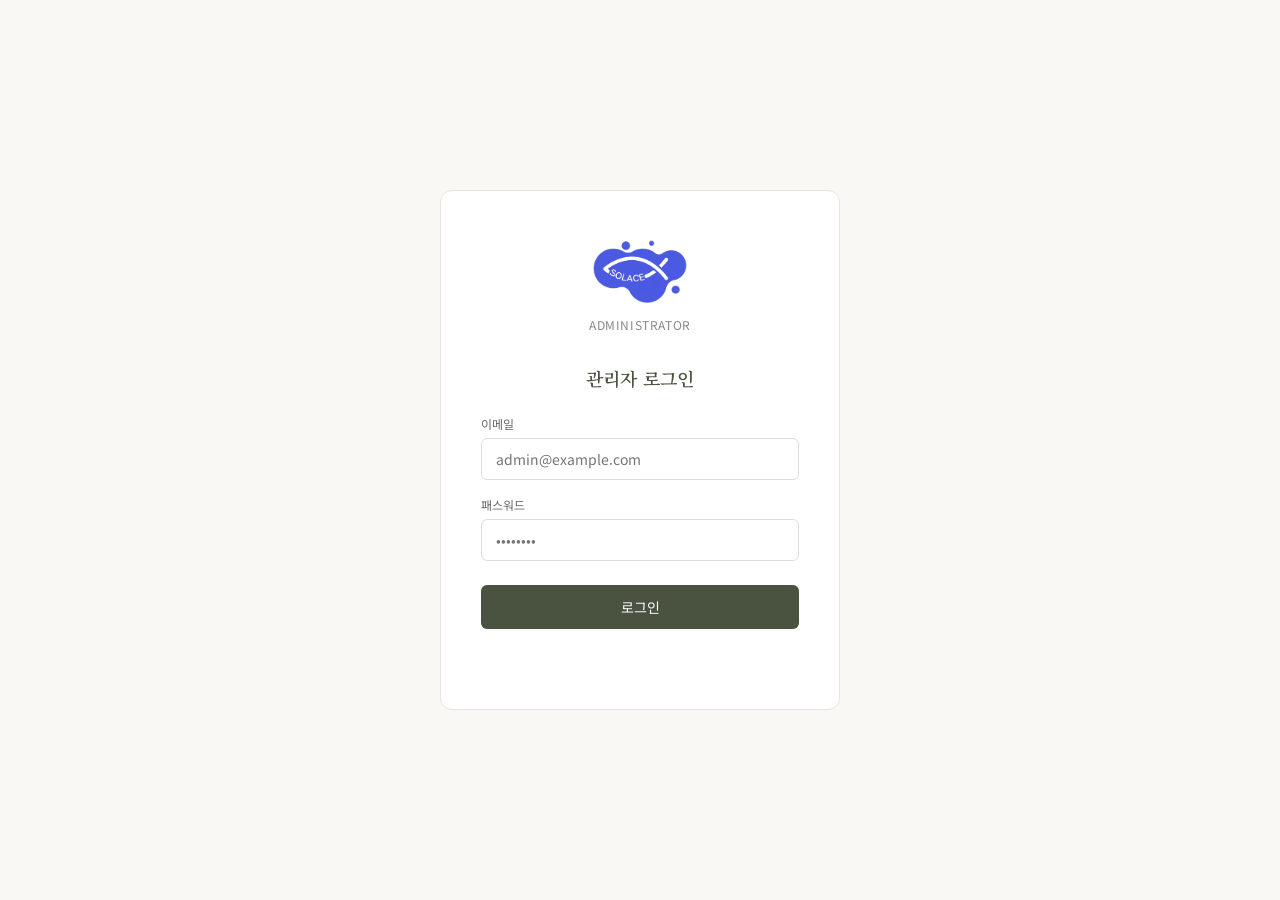
<file: Web/admin.html>
<!DOCTYPE html>
<html lang="ko">
<head>
  <meta charset="UTF-8" />
  <meta name="viewport" content="width=device-width, initial-scale=1.0" />
  <title>ICHTHYS SOLACE — 관리자</title>
  <link rel="icon" type="image/png" href="img/logo.png" />
  <link rel="preconnect" href="https://fonts.googleapis.com" />
  <link rel="preconnect" href="https://fonts.gstatic.com" crossorigin />
  <link href="https://fonts.googleapis.com/css2?family=Playfair+Display:ital,wght@0,400;0,700;1,400&family=Noto+Serif+KR:wght@300;400;600;700&family=Noto+Sans+KR:wght@300;400;500&display=swap" rel="stylesheet" />
  <style>
    *, *::before, *::after { box-sizing: border-box; margin: 0; padding: 0; }
    body { font-family: 'Noto Sans KR', sans-serif; background: #f4f3ef; color: #1a1a1a; min-height: 100vh; }

    /* ── 로그인 ── */
    #login-screen {
      min-height: 100vh;
      display: flex;
      align-items: center;
      justify-content: center;
      background: #faf8f5;
    }
    .login-box {
      width: 100%;
      max-width: 400px;
      padding: 48px 40px;
      background: #fff;
      border: 1px solid #e8e4dc;
      border-radius: 12px;
    }
    .login-logo {
      text-align: center;
      margin-bottom: 32px;
    }
    .login-logo img { height: 64px; }
    .login-logo p { font-size: 12px; color: #888; margin-top: 8px; letter-spacing: 0.05em; }
    .login-title {
      font-family: 'Noto Serif KR', serif;
      font-size: 18px;
      font-weight: 600;
      color: #4a5240;
      margin-bottom: 24px;
      text-align: center;
    }
    .form-group { margin-bottom: 16px; }
    .form-group label { display: block; font-size: 12px; color: #666; margin-bottom: 6px; }
    .form-group input {
      width: 100%;
      padding: 10px 14px;
      border: 1px solid #ddd;
      border-radius: 6px;
      font-size: 14px;
      font-family: inherit;
      outline: none;
      transition: border 0.2s;
    }
    .form-group input:focus { border-color: #4a5240; }
    .btn-primary {
      width: 100%;
      padding: 12px;
      background: #4a5240;
      color: #fff;
      border: none;
      border-radius: 6px;
      font-size: 14px;
      font-family: inherit;
      cursor: pointer;
      margin-top: 8px;
      transition: background 0.2s;
    }
    .btn-primary:hover { background: #3a4132; }
    .btn-primary:disabled { background: #aaa; cursor: not-allowed; }
    .login-error {
      color: #c0392b;
      font-size: 13px;
      margin-top: 12px;
      text-align: center;
      min-height: 20px;
    }
    .login-hint {
      font-size: 12px;
      color: #888;
      text-align: center;
      margin-top: 16px;
      line-height: 1.6;
    }

    /* ── 대시보드 ── */
    #dashboard { display: none; min-height: 100vh; }
    .admin-header {
      background: #4a5240;
      color: #fff;
      padding: 0 32px;
      height: 56px;
      display: flex;
      align-items: center;
      justify-content: space-between;
    }
    .admin-header-left { display: flex; align-items: center; gap: 12px; }
    .admin-header-left img { height: 32px; }
    .admin-header-title { font-family: 'Noto Serif KR', serif; font-size: 14px; letter-spacing: 0.05em; }
    .admin-user-info { font-size: 13px; color: rgba(255,255,255,0.8); display: flex; align-items: center; gap: 16px; }
    .btn-logout {
      padding: 6px 14px;
      background: rgba(255,255,255,0.15);
      border: 1px solid rgba(255,255,255,0.3);
      color: #fff;
      border-radius: 4px;
      font-size: 12px;
      cursor: pointer;
      font-family: inherit;
    }
    .btn-logout:hover { background: rgba(255,255,255,0.25); }

    .admin-body { display: flex; min-height: calc(100vh - 56px); }

    /* 사이드바 */
    .admin-sidebar {
      width: 200px;
      background: #fff;
      border-right: 1px solid #e8e4dc;
      padding: 24px 0;
      flex-shrink: 0;
    }
    .sidebar-section { padding: 0 16px; margin-bottom: 8px; }
    .sidebar-label { font-size: 10px; color: #aaa; letter-spacing: 0.1em; padding: 0 8px; margin-bottom: 4px; }
    .sidebar-btn {
      display: block;
      width: 100%;
      text-align: left;
      padding: 10px 12px;
      border: none;
      background: none;
      font-size: 13px;
      font-family: inherit;
      color: #555;
      border-radius: 6px;
      cursor: pointer;
      transition: background 0.15s;
    }
    .sidebar-btn:hover { background: #f4f3ef; color: #1a1a1a; }
    .sidebar-btn.active { background: #eef0e8; color: #4a5240; font-weight: 500; }
    .sidebar-divider { border: none; border-top: 1px solid #eee; margin: 12px 16px; }

    /* 메인 콘텐츠 */
    .admin-main { flex: 1; padding: 32px; overflow-y: auto; }
    .admin-panel { display: none; }
    .admin-panel.active { display: block; }

    .panel-header {
      display: flex;
      align-items: center;
      justify-content: space-between;
      margin-bottom: 24px;
    }
    .panel-header h2 { font-family: 'Noto Serif KR', serif; font-size: 20px; color: #4a5240; }
    .btn-add {
      padding: 8px 18px;
      background: #4a5240;
      color: #fff;
      border: none;
      border-radius: 6px;
      font-size: 13px;
      font-family: inherit;
      cursor: pointer;
    }
    .btn-add:hover { background: #3a4132; }

    /* 폼 모달 */
    .modal-overlay {
      display: none;
      position: fixed;
      inset: 0;
      background: rgba(0,0,0,0.4);
      z-index: 500;
      align-items: center;
      justify-content: center;
    }
    .modal-overlay.open { display: flex; }
    .modal-box {
      background: #fff;
      border-radius: 12px;
      padding: 32px;
      width: 100%;
      max-width: 520px;
      max-height: 90vh;
      overflow-y: auto;
    }
    .modal-title {
      font-family: 'Noto Serif KR', serif;
      font-size: 16px;
      color: #4a5240;
      margin-bottom: 20px;
    }
    .modal-actions { display: flex; gap: 8px; justify-content: flex-end; margin-top: 20px; }
    .btn-cancel {
      padding: 8px 18px;
      background: #f4f3ef;
      border: 1px solid #ddd;
      border-radius: 6px;
      font-size: 13px;
      font-family: inherit;
      cursor: pointer;
    }
    .btn-save {
      padding: 8px 18px;
      background: #4a5240;
      color: #fff;
      border: none;
      border-radius: 6px;
      font-size: 13px;
      font-family: inherit;
      cursor: pointer;
    }
    .btn-save:hover { background: #3a4132; }
    textarea {
      width: 100%;
      padding: 10px 14px;
      border: 1px solid #ddd;
      border-radius: 6px;
      font-size: 14px;
      font-family: inherit;
      resize: vertical;
      min-height: 120px;
      outline: none;
    }
    textarea:focus { border-color: #4a5240; }

    /* 게시물 테이블 */
    .post-table { width: 100%; border-collapse: collapse; background: #fff; border-radius: 8px; overflow: hidden; border: 1px solid #e8e4dc; }
    .post-table th { background: #f4f3ef; padding: 12px 16px; text-align: left; font-size: 12px; color: #666; font-weight: 500; }
    .post-table td { padding: 12px 16px; border-top: 1px solid #f0ece4; font-size: 13px; vertical-align: middle; }
    .post-table tr:hover td { background: #faf8f5; }
    .post-title-cell { max-width: 280px; }
    .post-title-text { white-space: nowrap; overflow: hidden; text-overflow: ellipsis; max-width: 260px; display: block; }
    .post-date { color: #888; font-size: 12px; white-space: nowrap; }
    .btn-edit, .btn-delete {
      padding: 4px 10px;
      border-radius: 4px;
      font-size: 12px;
      font-family: inherit;
      cursor: pointer;
      border: 1px solid;
    }
    .btn-edit { background: #fff; border-color: #4a5240; color: #4a5240; margin-right: 4px; }
    .btn-edit:hover { background: #eef0e8; }
    .btn-delete { background: #fff; border-color: #c0392b; color: #c0392b; }
    .btn-delete:hover { background: #fdecea; }
    .empty-state { text-align: center; padding: 48px; color: #aaa; font-size: 14px; }

    /* 관리자 목록 */
    .admin-card-list { display: flex; flex-direction: column; gap: 12px; }
    .admin-card {
      background: #fff;
      border: 1px solid #e8e4dc;
      border-radius: 8px;
      padding: 16px 20px;
      display: flex;
      align-items: center;
      justify-content: space-between;
    }
    .admin-card-info { display: flex; align-items: center; gap: 16px; }
    .admin-avatar {
      width: 36px; height: 36px;
      border-radius: 50%;
      background: #eef0e8;
      color: #4a5240;
      display: flex; align-items: center; justify-content: center;
      font-size: 14px; font-weight: 600;
    }
    .admin-name { font-size: 14px; font-weight: 500; }
    .admin-email { font-size: 12px; color: #888; margin-top: 2px; }
    .admin-card-actions { display: flex; align-items: center; gap: 12px; }
    .role-badge {
      padding: 3px 10px;
      border-radius: 20px;
      font-size: 11px;
      font-weight: 500;
    }
    .role-badge.super { background: #4a5240; color: #fff; }
    .role-badge.editor { background: #eef0e8; color: #4a5240; }
    .mfa-toggle { display: flex; align-items: center; gap: 6px; font-size: 12px; color: #666; }
    .toggle-switch {
      position: relative;
      width: 36px; height: 20px;
    }
    .toggle-switch input { opacity: 0; width: 0; height: 0; }
    .toggle-slider {
      position: absolute;
      inset: 0;
      background: #ccc;
      border-radius: 20px;
      cursor: pointer;
      transition: background 0.2s;
    }
    .toggle-slider::before {
      content: '';
      position: absolute;
      width: 14px; height: 14px;
      left: 3px; top: 3px;
      background: #fff;
      border-radius: 50%;
      transition: transform 0.2s;
    }
    .toggle-switch input:checked + .toggle-slider { background: #4a5240; }
    .toggle-switch input:checked + .toggle-slider::before { transform: translateX(16px); }

    .loading-msg { color: #888; font-size: 14px; padding: 24px 0; }
    .error-msg { color: #c0392b; font-size: 13px; margin-top: 8px; }

    .admin-sidebar { display: flex; flex-direction: column; }
    .sidebar-bottom { margin-top: auto; padding: 12px 16px; border-top: 1px solid #eee; }
    .success-msg { color: #2e7d32; font-size: 13px; margin-top: 8px; }

    /* 팝업 관리 */
    .popup-type-badge { padding: 2px 8px; border-radius: 12px; font-size: 11px; font-weight: 500; }
    .popup-type-badge.image { background: #e8f0fe; color: #1967d2; }
    .popup-type-badge.text { background: #eef0e8; color: #4a5240; }
    .popup-type-badge.notice { background: #fff3e0; color: #e65100; }
    .popup-status { padding: 2px 8px; border-radius: 12px; font-size: 11px; font-weight: 500; }
    .popup-status.live { background: #e6f4ea; color: #188038; }
    .popup-status.inactive { background: #f4f3ef; color: #888; }
    .popup-status.scheduled { background: #fff3e0; color: #e65100; }
    .popup-status.expired { background: #fdecea; color: #c0392b; }
    .form-select {
      width: 100%; padding: 10px 14px; border: 1px solid #ddd; border-radius: 6px;
      font-size: 14px; font-family: inherit; outline: none; background: #fff;
    }
    .form-select:focus { border-color: #4a5240; }
    .form-datetime {
      width: 100%; padding: 10px 14px; border: 1px solid #ddd; border-radius: 6px;
      font-size: 14px; font-family: inherit; outline: none;
    }
    .form-datetime:focus { border-color: #4a5240; }
    .form-row { display: flex; gap: 12px; }
    .form-row .form-group { flex: 1; }
    .input-with-upload { display: flex; gap: 8px; align-items: center; }
    .input-with-upload input[type="url"] { flex: 1; }
    .btn-upload {
      padding: 8px 12px; background: #f4f3ef; border: 1px solid #ddd;
      border-radius: 6px; font-size: 12px; font-family: inherit;
      cursor: pointer; white-space: nowrap; color: #555; flex-shrink: 0;
    }
    .btn-upload:hover { background: #eef0e8; border-color: #4a5240; color: #4a5240; }
    .btn-upload:disabled { opacity: 0.5; cursor: not-allowed; }

    /* 미디어 패널 */
    .media-drop-zone {
      border: 2px dashed #ddd; border-radius: 10px; padding: 40px 20px;
      text-align: center; background: #faf8f5; margin-bottom: 24px;
      transition: border-color 0.2s;
    }
    .media-drop-zone.dragover { border-color: #4a5240; background: #eef0e8; }
    .media-drop-hint p { font-size: 13px; color: #aaa; margin-bottom: 12px; }
    .media-grid {
      display: grid;
      grid-template-columns: repeat(auto-fill, minmax(180px, 1fr));
      gap: 14px;
    }
    .media-item {
      background: #fff; border: 1px solid #e8e4dc; border-radius: 8px;
      overflow: hidden; font-size: 12px;
    }
    .media-item img { width: 100%; aspect-ratio: 1/1; object-fit: cover; display: block; }
    .media-item-body { padding: 8px 10px; }
    .media-item-url {
      color: #aaa; word-break: break-all; line-height: 1.4;
      max-height: 48px; overflow: hidden; margin-bottom: 6px;
    }
    .media-item.uploading { opacity: 0.5; }
    .media-item.uploading img { display: none; }
    .media-item-status { padding: 14px 10px; color: #888; font-size: 12px; }
    .btn-copy-url {
      width: 100%; padding: 5px 0; background: #f4f3ef; border: 1px solid #ddd;
      border-radius: 4px; font-size: 12px; font-family: inherit; cursor: pointer; color: #555;
    }
    .btn-copy-url:hover { background: #eef0e8; color: #4a5240; border-color: #4a5240; }
    .btn-copy-url.copied { background: #eef0e8; color: #4a5240; border-color: #4a5240; }
    .btn-media-delete {
      padding: 5px 8px; background: #fff; border: 1px solid #e8e4dc;
      border-radius: 4px; font-size: 12px; font-family: inherit;
      cursor: pointer; color: #c0392b; flex-shrink: 0;
    }
    .btn-media-delete:hover { background: #fdecea; border-color: #c0392b; }
    .media-item-actions { display: flex; gap: 6px; margin-top: 6px; }
    .media-item-actions .btn-copy-url { flex: 1; }
    .image-input-row { display: flex; align-items: center; gap: 8px; margin-bottom: 8px; }
    .image-input-row .input-with-upload { flex: 1; }
    .btn-img-remove {
      padding: 7px 10px; background: #fff; border: 1px solid #e8e4dc;
      border-radius: 6px; color: #c0392b; cursor: pointer; font-size: 14px; flex-shrink: 0; line-height: 1;
    }
    .btn-img-remove:hover { background: #fdecea; border-color: #c0392b; }
    .btn-img-add {
      margin-top: 4px; padding: 6px 14px; background: none;
      border: 1px dashed #ccc; border-radius: 6px; font-size: 12px;
      font-family: inherit; color: #999; cursor: pointer; display: block;
    }
    .btn-img-add:hover { border-color: #4a5240; color: #4a5240; }
  </style>
</head>
<body>

<!-- 로그인 화면 -->
<div id="login-screen">
  <div class="login-box">
    <div class="login-logo">
      <img src="img/17_logo_banner.png" alt="ICHTHYS SOLACE" />
      <p>ADMINISTRATOR</p>
    </div>

    <!-- Step 1: 이메일 + 패스워드 -->
    <div id="step-password">
      <div class="login-title">관리자 로그인</div>
      <div class="form-group">
        <label>이메일</label>
        <input type="email" id="input-email" placeholder="admin@example.com" />
      </div>
      <div class="form-group">
        <label>패스워드</label>
        <input type="password" id="input-password" placeholder="••••••••" />
      </div>
      <button class="btn-primary" id="btn-login">로그인</button>
      <div class="login-error" id="login-error"></div>
    </div>

    <!-- Step 2: TOTP -->
    <div id="step-totp" style="display:none;">
      <div class="login-title">인증 코드 입력</div>
      <p class="login-hint">Google Authenticator 앱의 6자리 코드를 입력하세요.</p>
      <div class="form-group" style="margin-top:20px;">
        <label>TOTP 코드</label>
        <input type="text" id="input-totp" placeholder="000000" maxlength="6" inputmode="numeric" style="letter-spacing:0.3em; font-size:20px; text-align:center;" />
      </div>
      <button class="btn-primary" id="btn-totp">확인</button>
      <div class="login-error" id="totp-error"></div>
    </div>

    <!-- Step 3: TOTP 등록 -->
    <div id="step-totp-enroll" style="display:none;">
      <div class="login-title">인증 앱 등록</div>
      <p class="login-hint">Google Authenticator 앱으로 아래 QR코드를 스캔한 후<br>생성된 6자리 코드를 입력하세요.</p>
      <div id="totp-qr" style="display:flex; justify-content:center; align-items:center; margin:28px 0 20px;"></div>
      <div class="form-group">
        <label>인증 코드</label>
        <input type="text" id="input-enroll-code" placeholder="000000" maxlength="6" inputmode="numeric"
          style="letter-spacing:0.4em; font-size:22px; text-align:center; font-weight:600;" />
      </div>
      <button class="btn-primary" id="btn-enroll">등록 완료</button>
      <div class="login-error" id="enroll-error"></div>
    </div>
  </div>
</div>

<!-- 대시보드 -->
<div id="dashboard">
  <header class="admin-header">
    <div class="admin-header-left">
      <img src="img/17_logo_banner.png" alt="ICHTHYS SOLACE" />
      <span class="admin-header-title">관리자 페이지</span>
    </div>
    <div class="admin-user-info">
      <span id="header-username"></span>
      <button class="btn-logout" id="btn-logout">로그아웃</button>
    </div>
  </header>

  <div class="admin-body">
    <nav class="admin-sidebar">
      <div class="sidebar-section">
        <div class="sidebar-label">게시판</div>
        <button class="sidebar-btn active" data-panel="news">선교지 소식</button>
        <button class="sidebar-btn" data-panel="prayer">정기 기도 모임</button>
        <button class="sidebar-btn" data-panel="popup">팝업 관리</button>
        <button class="sidebar-btn" data-panel="media">미디어</button>
      </div>
      <hr class="sidebar-divider" />
      <div class="sidebar-section" id="sidebar-admin-section" style="display:none;">
        <div class="sidebar-label">설정</div>
        <button class="sidebar-btn" data-panel="admins">사용자 관리</button>
      </div>
      <div class="sidebar-bottom">
        <button class="sidebar-btn" id="btn-my-account">내 계정</button>
      </div>
    </nav>

    <main class="admin-main">
      <!-- 선교지 소식 -->
      <div class="admin-panel active" id="panel-news">
        <div class="panel-header">
          <h2>선교지 소식</h2>
          <button class="btn-add" id="btn-add-news">+ 새 소식 작성</button>
        </div>
        <div id="news-table-wrap"><p class="loading-msg">불러오는 중...</p></div>
      </div>

      <!-- 정기 기도 모임 -->
      <div class="admin-panel" id="panel-prayer">
        <div class="panel-header">
          <h2>정기 기도 모임</h2>
          <button class="btn-add" id="btn-add-prayer">+ 새 기도 제목 작성</button>
        </div>
        <div id="prayer-table-wrap"><p class="loading-msg">불러오는 중...</p></div>
      </div>

      <!-- 팝업 관리 -->
      <div class="admin-panel" id="panel-popup">
        <div class="panel-header">
          <h2>팝업 관리</h2>
          <button class="btn-add" id="btn-add-popup">+ 팝업 추가</button>
        </div>
        <div id="popup-table-wrap"><p class="loading-msg">불러오는 중...</p></div>
      </div>

      <!-- 미디어 -->
      <div class="admin-panel" id="panel-media">
        <div class="panel-header">
          <h2>미디어</h2>
        </div>
        <div class="media-drop-zone" id="media-drop-zone">
          <input type="file" id="media-file-input" accept="image/*" multiple style="display:none;" />
          <div class="media-drop-hint">
            <p>이미지를 드래그하거나</p>
            <button class="btn-add" id="btn-media-select">파일 선택 (여러 장 가능)</button>
          </div>
        </div>
        <div class="media-grid" id="media-grid"></div>
      </div>

      <!-- 관리자 관리 -->
      <div class="admin-panel" id="panel-admins">
        <div class="panel-header">
          <h2>사용자 관리</h2>
          <button class="btn-add" id="btn-add-admin">+ 사용자 추가</button>
        </div>
        <div id="admins-list-wrap"><p class="loading-msg">불러오는 중...</p></div>
      </div>
    </main>
  </div>
</div>

<!-- 소식 작성/수정 모달 -->
<div class="modal-overlay" id="modal-news">
  <div class="modal-box">
    <div class="modal-title" id="modal-news-title">소식 작성</div>
    <input type="hidden" id="news-edit-id" />
    <div class="form-group">
      <label>제목</label>
      <input type="text" id="news-input-title" placeholder="제목을 입력하세요" />
    </div>
    <div class="form-group">
      <label>본문</label>
      <textarea id="news-input-content" placeholder="내용을 입력하세요"></textarea>
    </div>
    <div class="form-group">
      <label>이미지 URL (선택)</label>
      <div id="news-image-list"></div>
      <button type="button" class="btn-img-add" id="btn-news-add-image">+ 이미지 추가</button>
    </div>
    <div class="modal-actions">
      <button class="btn-cancel" id="modal-news-cancel">취소</button>
      <button class="btn-save" id="modal-news-save">저장</button>
    </div>
    <div class="error-msg" id="news-form-error"></div>
  </div>
</div>

<!-- 기도 제목 작성/수정 모달 -->
<div class="modal-overlay" id="modal-prayer">
  <div class="modal-box">
    <div class="modal-title" id="modal-prayer-title">기도 제목 작성</div>
    <input type="hidden" id="prayer-edit-id" />
    <div class="form-group">
      <label>제목</label>
      <input type="text" id="prayer-input-title" placeholder="제목을 입력하세요" />
    </div>
    <div class="form-group">
      <label>본문</label>
      <textarea id="prayer-input-content" placeholder="내용을 입력하세요"></textarea>
    </div>
    <div class="modal-actions">
      <button class="btn-cancel" id="modal-prayer-cancel">취소</button>
      <button class="btn-save" id="modal-prayer-save">저장</button>
    </div>
    <div class="error-msg" id="prayer-form-error"></div>
  </div>
</div>

<!-- 비밀번호 변경 모달 -->
<div class="modal-overlay" id="modal-password">
  <div class="modal-box">
    <div class="modal-title">비밀번호 변경</div>
    <div class="form-group">
      <label>새 비밀번호</label>
      <input type="password" id="pw-input-new" placeholder="8자 이상" />
    </div>
    <div class="form-group">
      <label>새 비밀번호 확인</label>
      <input type="password" id="pw-input-confirm" placeholder="동일하게 입력" />
    </div>
    <div class="modal-actions">
      <button class="btn-cancel" id="modal-password-cancel">취소</button>
      <button class="btn-save" id="modal-password-save">변경</button>
    </div>
    <div class="error-msg" id="pw-form-error"></div>
    <div class="success-msg" id="pw-form-success"></div>
  </div>
</div>

<!-- 관리자 추가 모달 -->
<div class="modal-overlay" id="modal-admin">
  <div class="modal-box">
    <div class="modal-title">사용자 추가</div>
    <div class="form-group">
      <label>이름</label>
      <input type="text" id="admin-input-name" placeholder="홍길동" />
    </div>
    <div class="form-group">
      <label>이메일</label>
      <input type="email" id="admin-input-email" placeholder="admin@example.com" autocomplete="off" />
    </div>
    <div class="form-group">
      <label>임시 패스워드</label>
      <input type="text" id="admin-input-password" placeholder="8자 이상" autocomplete="off" />
    </div>
    <div class="form-group">
      <label>역할</label>
      <select id="admin-input-role" style="width:100%; padding:10px 14px; border:1px solid #ddd; border-radius:6px; font-size:14px; font-family:inherit;">
        <option value="editor">편집자</option>
        <option value="super">관리자</option>
      </select>
    </div>
    <div class="form-group">
      <label style="display:flex; align-items:center; gap:8px; cursor:pointer;">
        <input type="checkbox" id="admin-input-mfa" /> MFA 필수 적용
      </label>
    </div>
    <div class="modal-actions">
      <button class="btn-cancel" id="modal-admin-cancel">취소</button>
      <button class="btn-save" id="modal-admin-save">추가</button>
    </div>
    <div class="error-msg" id="admin-form-error"></div>
  </div>
</div>

<!-- 팝업 작성/수정 모달 -->
<div class="modal-overlay" id="modal-popup">
  <div class="modal-box" style="max-width:580px;">
    <div class="modal-title" id="modal-popup-title">팝업 추가</div>
    <input type="hidden" id="popup-edit-id" />
    <div class="form-group">
      <label>템플릿 유형</label>
      <select id="popup-input-type" class="form-select">
        <option value="text">텍스트형</option>
        <option value="image">이미지형</option>
        <option value="notice">공지형</option>
      </select>
    </div>
    <div class="form-group">
      <label>제목 (선택)</label>
      <input type="text" id="popup-input-title" placeholder="팝업 제목을 입력하세요" />
    </div>
    <div class="form-group">
      <label>본문 (선택)</label>
      <textarea id="popup-input-content" placeholder="내용을 입력하세요" style="min-height:80px;"></textarea>
    </div>
    <div class="form-group" id="popup-image-group" style="display:none;">
      <label>이미지 URL</label>
      <div class="input-with-upload">
        <input type="url" id="popup-input-image" placeholder="https://..." />
        <input type="file" id="popup-file-input" accept="image/*" style="display:none;" />
        <button type="button" class="btn-upload" id="btn-popup-upload">파일 선택</button>
      </div>
    </div>
    <div class="form-group">
      <label>링크 URL (선택)</label>
      <input type="url" id="popup-input-link" placeholder="https://" />
    </div>
    <div class="form-row">
      <div class="form-group">
        <label>게시 시작 (선택)</label>
        <input type="datetime-local" id="popup-input-starts" class="form-datetime" />
      </div>
      <div class="form-group">
        <label>게시 종료 (선택)</label>
        <input type="datetime-local" id="popup-input-ends" class="form-datetime" />
      </div>
    </div>
    <div class="form-group">
      <label style="display:flex; align-items:center; gap:8px; cursor:pointer;">
        <input type="checkbox" id="popup-input-active" checked /> 활성화
      </label>
    </div>
    <div class="modal-actions">
      <button class="btn-cancel" id="modal-popup-cancel">취소</button>
      <button class="btn-save" id="modal-popup-save">저장</button>
    </div>
    <div class="error-msg" id="popup-form-error"></div>
  </div>
</div>

<script type="module" src="js/admin.js"></script>
</body>
</html>
</file>
